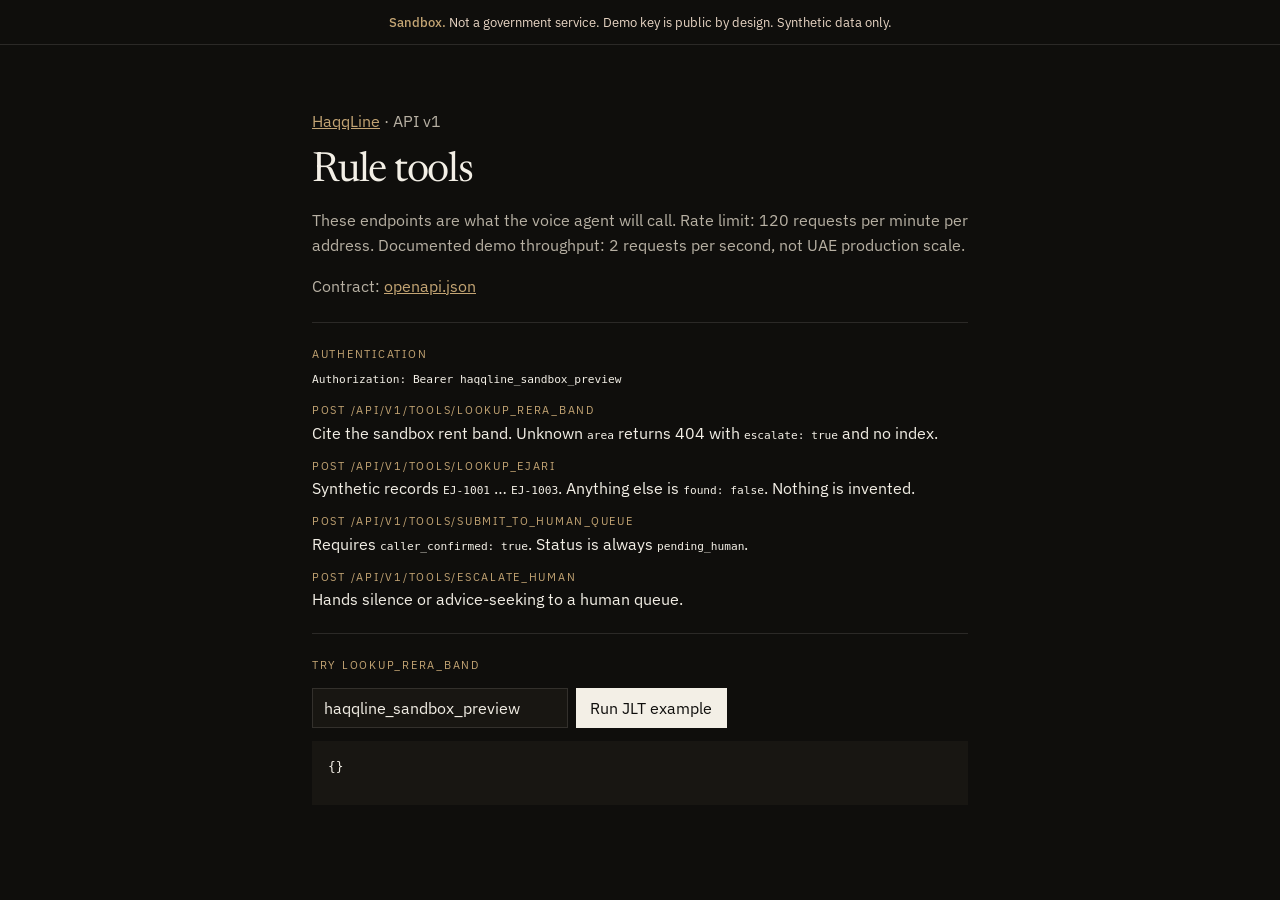
<file: public/api/v1/docs/index.html>
<!DOCTYPE html>
<html lang="en">
<head>
  <meta charset="utf-8">
  <meta name="viewport" content="width=device-width, initial-scale=1">
  <meta name="robots" content="noindex">
  <title>HaqqLine API — sandbox</title>
  <link rel="icon" href="/favicon.svg" type="image/svg+xml">
  <link rel="preconnect" href="https://fonts.googleapis.com">
  <link rel="preconnect" href="https://fonts.gstatic.com" crossorigin>
  <link href="https://fonts.googleapis.com/css2?family=IBM+Plex+Sans:wght@400;500&family=Newsreader:opsz,wght@6..72,400&display=swap" rel="stylesheet">
  <style>
    :root { --bg:#0f0e0c; --ink:#f3efe6; --muted:#b7b0a3; --line:rgba(243,239,230,.12); --metal:#c4a574; }
    * { box-sizing: border-box; }
    body { margin:0; background:var(--bg); color:var(--ink); font-family:"IBM Plex Sans",system-ui,sans-serif; }
    .banner { text-align:center; padding:.85rem 1.25rem; border-bottom:1px solid var(--line); color:#e8d5c4; font-size:.8rem; }
    .banner strong { color:var(--metal); font-weight:500; }
    main { max-width:44rem; margin:0 auto; padding:3rem 1.5rem 4rem; }
    h1 { font-family:Newsreader,serif; font-weight:400; font-size:2.6rem; letter-spacing:-.03em; margin:0 0 .75rem; }
    p, li { color:var(--muted); line-height:1.55; }
    a { color:var(--metal); }
    code { color:var(--ink); font-size:.86em; }
    section { border-top:1px solid var(--line); padding-top:1.5rem; margin-top:1.5rem; }
    dt { color:var(--metal); font-size:.68rem; letter-spacing:.16em; text-transform:uppercase; margin-bottom:.35rem; }
    dd { margin:0 0 1rem; }
    pre { background:#181612; padding:1rem; overflow:auto; font-size:.8rem; line-height:1.45; }
    .try { display:flex; gap:.5rem; flex-wrap:wrap; margin-top:1rem; }
    button, input { font:inherit; }
    input { background:#181612; border:1px solid var(--line); color:var(--ink); padding:.55rem .7rem; min-width:16rem; }
    button { background:var(--ink); color:var(--bg); border:0; padding:.55rem .9rem; cursor:pointer; }
    #out { min-height:4rem; }
  </style>
</head>
<body>
  <div class="banner"><strong>Sandbox.</strong> Not a government service. Demo key is public by design. Synthetic data only.</div>
  <main>
    <p><a href="/">HaqqLine</a> · API v1</p>
    <h1>Rule tools</h1>
    <p>These endpoints are what the voice agent will call. Rate limit: 120 requests per minute per address. Documented demo throughput: 2 requests per second, not UAE production scale.</p>
    <p>Contract: <a href="/api/v1/openapi.json">openapi.json</a></p>

    <section>
      <dt>Authentication</dt>
      <dd><code>Authorization: Bearer haqqline_sandbox_preview</code></dd>
      <dt>POST /api/v1/tools/lookup_rera_band</dt>
      <dd>Cite the sandbox rent band. Unknown <code>area</code> returns 404 with <code>escalate: true</code> and no index.</dd>
      <dt>POST /api/v1/tools/lookup_ejari</dt>
      <dd>Synthetic records <code>EJ-1001</code> … <code>EJ-1003</code>. Anything else is <code>found: false</code>. Nothing is invented.</dd>
      <dt>POST /api/v1/tools/submit_to_human_queue</dt>
      <dd>Requires <code>caller_confirmed: true</code>. Status is always <code>pending_human</code>.</dd>
      <dt>POST /api/v1/tools/escalate_human</dt>
      <dd>Hands silence or advice-seeking to a human queue.</dd>
    </section>

    <section>
      <dt>Try lookup_rera_band</dt>
      <div class="try">
        <input id="key" value="haqqline_sandbox_preview" aria-label="API key">
        <button type="button" id="run">Run JLT example</button>
      </div>
      <pre id="out">{}</pre>
    </section>
  </main>
  <script>
    document.getElementById("run").addEventListener("click", async function () {
      var out = document.getElementById("out");
      out.textContent = "…";
      try {
        var res = await fetch("/api/v1/tools/lookup_rera_band", {
          method: "POST",
          headers: {
            "Content-Type": "application/json",
            "Authorization": "Bearer " + document.getElementById("key").value
          },
          body: JSON.stringify({ area: "jlt", current_rent: 80000, proposed_rent: 80000 })
        });
        var body = await res.json();
        out.textContent = res.status + "\n" + JSON.stringify(body, null, 2);
      } catch (err) {
        out.textContent = String(err);
      }
    });
  </script>
</body>
</html>
</file>
